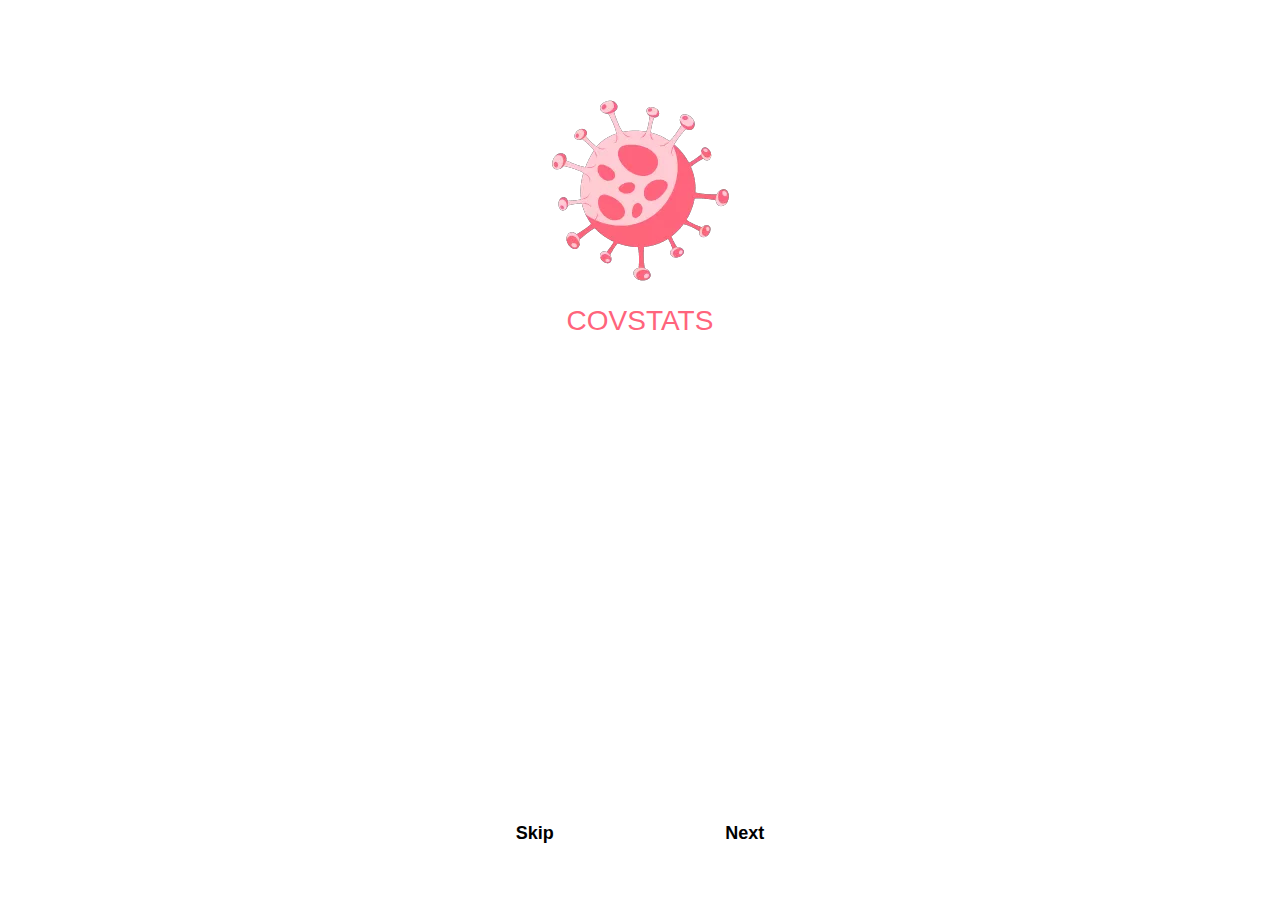
<file: index.html>
<!DOCTYPE html>
<html lang="en">
<head>
  <meta charset="UTF-8">
  <meta http-equiv="X-UA-Compatible" content="IE=Edge">
  <meta name="viewport" content="width=device-width, initial-scale=1">
  <link
    rel="stylesheet"
    href="https://use.fontawesome.com/releases/v5.6.3/css/all.css"
    integrity="sha384-UHRtZLI+pbxtHCWp1t77Bi1L4ZtiqrqD80Kn4Z8NTSRyMA2Fd33n5dQ8lWUE00s/"
    crossorigin="anonymous"
  />
  <title>Main Page#1</title>
<link rel="stylesheet" href="css/style.css">   
</head>
<body>
   <div class="main">
    <section id="index-content">
        <div class="content-img">
            <img src="assest/group0.png" alt="">
        </div>
        <div class="content-prag">
            <p class="title"> COVSTATS</p>
        </div>
    </section>
    <div class="footer-lists">
        <ul class="pagination">
          <li class="skip"><a href="html/home.html">Skip</a></li>
          <ul class= "dotlist ">
            <li  class="dotlistnum active"><a href="#"><i class="fas fa-circle fa-custamize " id='active'></i> </a></li>
            <li class="dotlistnum"><a href="html/mainpage2.html"> <i class="fas fa-circle fa-custamize"></i> </a></li>
            <li class="dotlistnum"><a href="html/mainpage3.html"><i class="fas fa-circle fa-custamize "></i></a></li>
            <li class="dotlistnum"><a href="html/mainpage4.html"><i class="fas fa-circle fa-custamize "></i></a></li>
           </ul>
          <li class="next"><a href="html/mainpage2.html">Next</a></li>
        </ul>
      </div>
  </div>
</body>
</html>
</file>
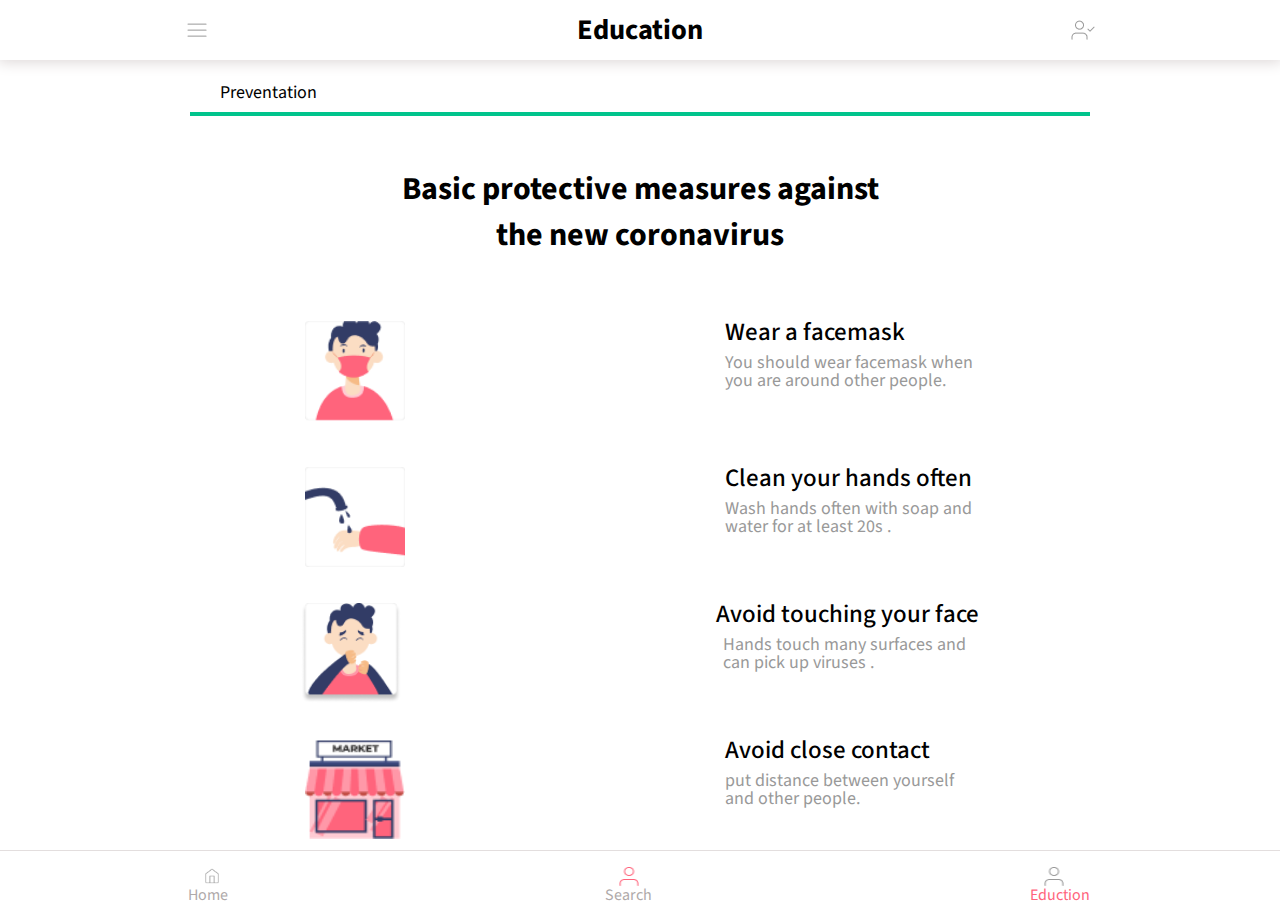
<file: html/education.html>
<!DOCTYPE html>
<html lang="en">
<head>
    <meta charset="UTF-8">
    <meta http-equiv="X-UA-Compatible" content="IE=edge">
    <meta name="viewport" content="width=device-width, initial-scale=1.0">
    <title>Education</title>
    <link href="../css/education.css" rel="stylesheet">

    <link rel="preconnect" href="https://fonts.gstatic.com">
    <link href="https://fonts.googleapis.com/css2?family=Source+Sans+Pro&display=swap" rel="stylesheet" />
</head>
<body>

    <header>
        <img src="../assest/menu.png" alt="menu" class="header-img" >
        <h2>Education</h2>
        <img src="../assest/user-check.png" alt="user" class="header-img">
    </header>

    <div class="div_prevention">

        <span class="preventation">Preventation</span>

    </div>

    <div class="measures">
        <h1>Basic protective measures 
            against the new coronavirus</h1>
    </div>

    <div class="protection">

        <img src="../assest/Frame 2.png" class="img_protection imge">
        <div class="protection_para">
            <p class="paragraph_1">Wear a facemask</p>
            <p class="paragraph_2"> You should wear facemask when
                you are around other people.</p>
        </div>

    </div>

    <div class="protection " id="pro">

        <img src="../assest/Frame 3.png" class="img_protection imge">
        <div class="protection_para">
            <p class="paragraph_1">Clean your hands often</p>
            <p class="paragraph_2"> Wash hands often with soap and water for at least 20s .  </p>
        </div>

    </div>

    <div class="protection " id="pro">

        <img src="../assest/Frame 5.png" class="img_protection imge">
        <div class="protection_para">
            <p class="paragraph_1">Avoid touching your face</p>
            <p class="paragraph_2">Hands touch many surfaces and can pick up viruses  .  </p>
        </div>

    </div>
 
    <div class="protection " id="pro">

        <img src="../assest/Group.png" class="img_protection imge">
        <div class="protection_para">
            <p class="paragraph_1">Avoid close contact</p>
            <p class="paragraph_2">put distance between yourself and other people.  </p>
        </div>

    </div>

    <footer class="footer-icons">
        <a class="footer-icon"  href="home.html"><img src="../assest/home.png" alt="home icon"><p class="footer-text">Home</p></a>
        <a class="footer-icon"  href="search.html"><img src="../assest/search.png" alt="map icon"><p class="footer-text">Search</p></a>
        <a class="footer-icon" id="active" href="education.html"><img src="../assest/Education.png" alt="search icon"><p class="footer-text">Eduction</p></a> 
       
    </footer>

    
</body>
</html>
</file>
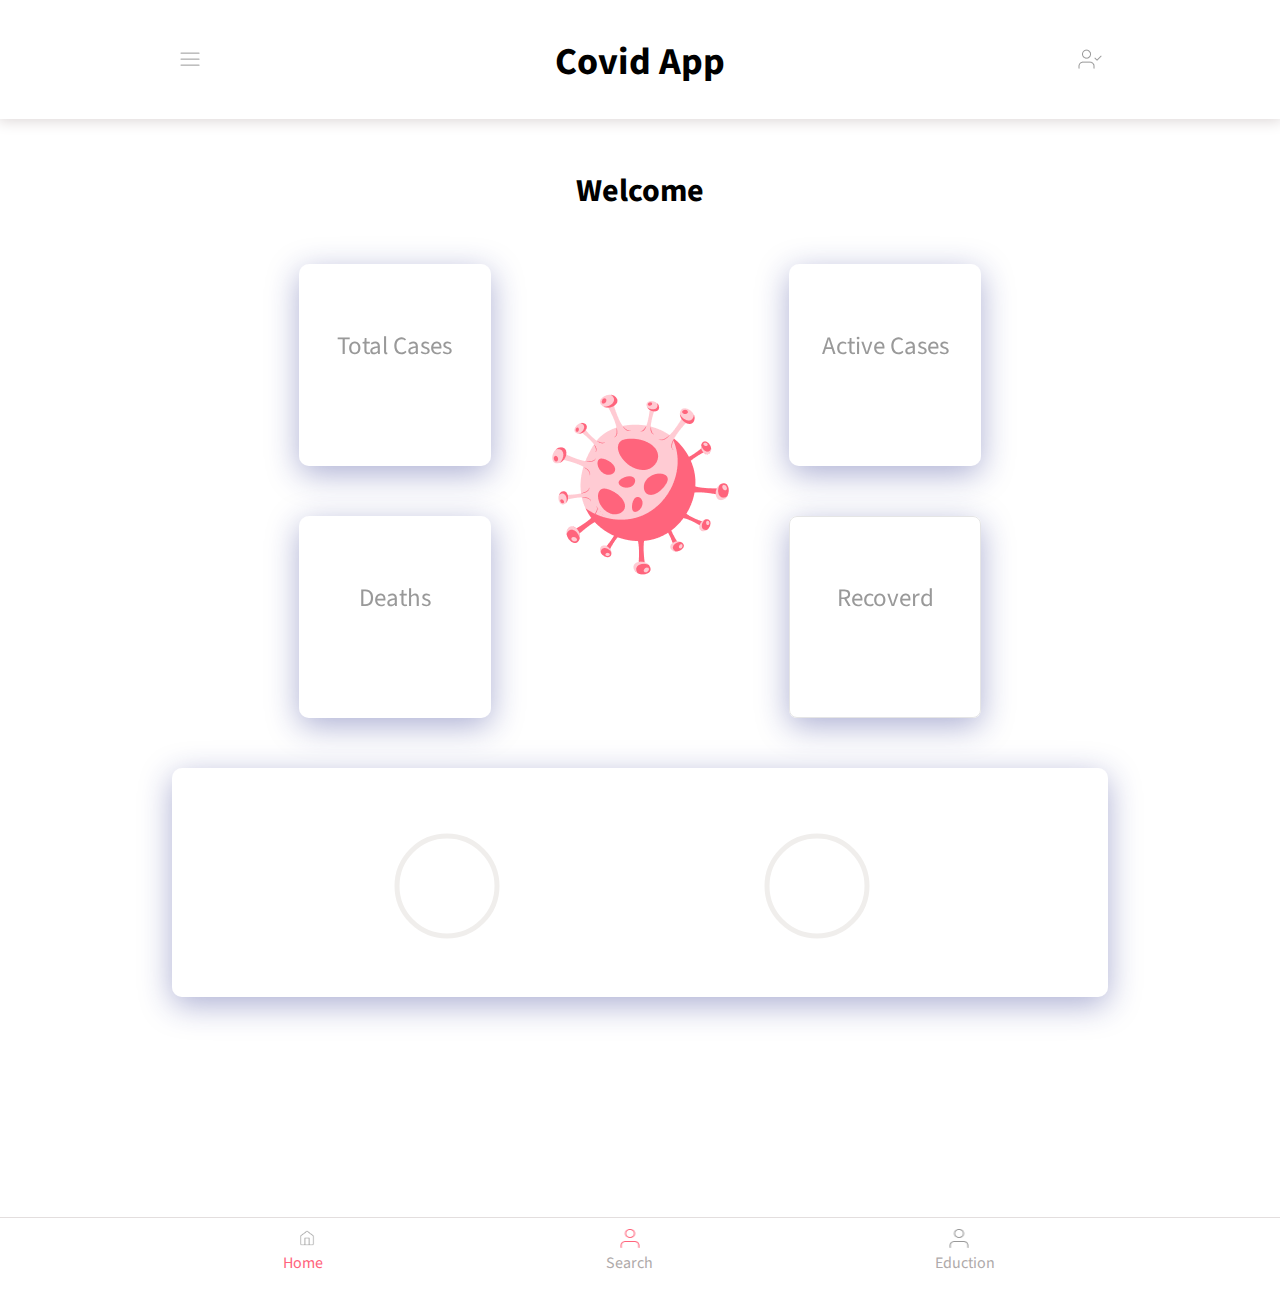
<file: html/home.html>
<!DOCTYPE html>
<html lang="en">
  <head>
    <meta charset="UTF-8" />
    <meta http-equiv="X-UA-Compatible" content="IE=edge" />
    <meta name="viewport" content="width=device-width, initial-scale=1.0" />
    <link rel="stylesheet" href="../css/home.css" />
    <link rel="preconnect" href="https://fonts.gstatic.com" />
    <link
      href="https://fonts.googleapis.com/css2?family=Source+Sans+Pro&display=swap"
      rel="stylesheet"
    />
    <title>Home</title>
  </head>
  <body>
    <header>
      <img src="../assest/menu.png" alt="menu" class="header-img" />
      <h1>Covid App</h1>
      <img src="../assest/user-check.png" alt="user" class="header-img" />
    </header>
    <section>
      <img id="flag" width="100px">
      <h1 id="welcome">Welcome</h1>
      <div id="stats-container">
        <div id="first-row">
          <div id="total-cases">
            <h3 class="cases">Total Cases</h3>
            <p id="total-cases-num"></p>
          </div>
          <div id="active-cases">
            <h3 class="cases">Active Cases</h3>
            <p id="active-cases-num"></p>
          </div>
        </div>
        <div id="second-row">
          <div id="deaths">
            <h3 class="cases">Deaths</h3>
            <p id="deaths-num"></p>
          </div>
          <div id="recoverd">
            <h3 class="cases">Recoverd</h3>
            <p id="recoverd-num"></p>
          </div>
        </div>
        <div id="third-row">
          <div id="left">
            <div class="circle">
              <svg>
                <circle cx="50" cy="50" r="50"></circle>
                <circle cx="50" cy="50" r="50" id="death-ratio"></circle>
              </svg>
              <div class="title">
                <p id="death-percentage"></p>
              </div>
            </div>
          </div>
          <div id="right">
            <div class="circle">
              <svg>
                <circle cx="50" cy="50" r="50"></circle>
                <circle cx="50" cy="50" r="50" id="recovery-ratio"></circle>
              </svg>
              <div class="title">
                <p id="recovery-percentage"></p>
              </div>
            </div>
          </div>
        </div>
      </div>
    </section>
   
    <footer class="footer-icons">
      <a class="footer-icon" id="active" href="home.html"
        ><img src="../assest/home.png" alt="home icon" />
        <p class="footer-text">Home</p></a
      >
      <a class="footer-icon" href="search.html"
        ><img src="../assest/search.png" alt="map icon" />
        <p class="footer-text">Search</p></a
      >
      <a class="footer-icon" href="education.html"
        ><img src="../assest/Education.png" alt="search icon" />
        <p class="footer-text">Eduction</p></a
      >
    </footer>
    <script src="../js/home.js"></script>
  </body>
</html>
</file>
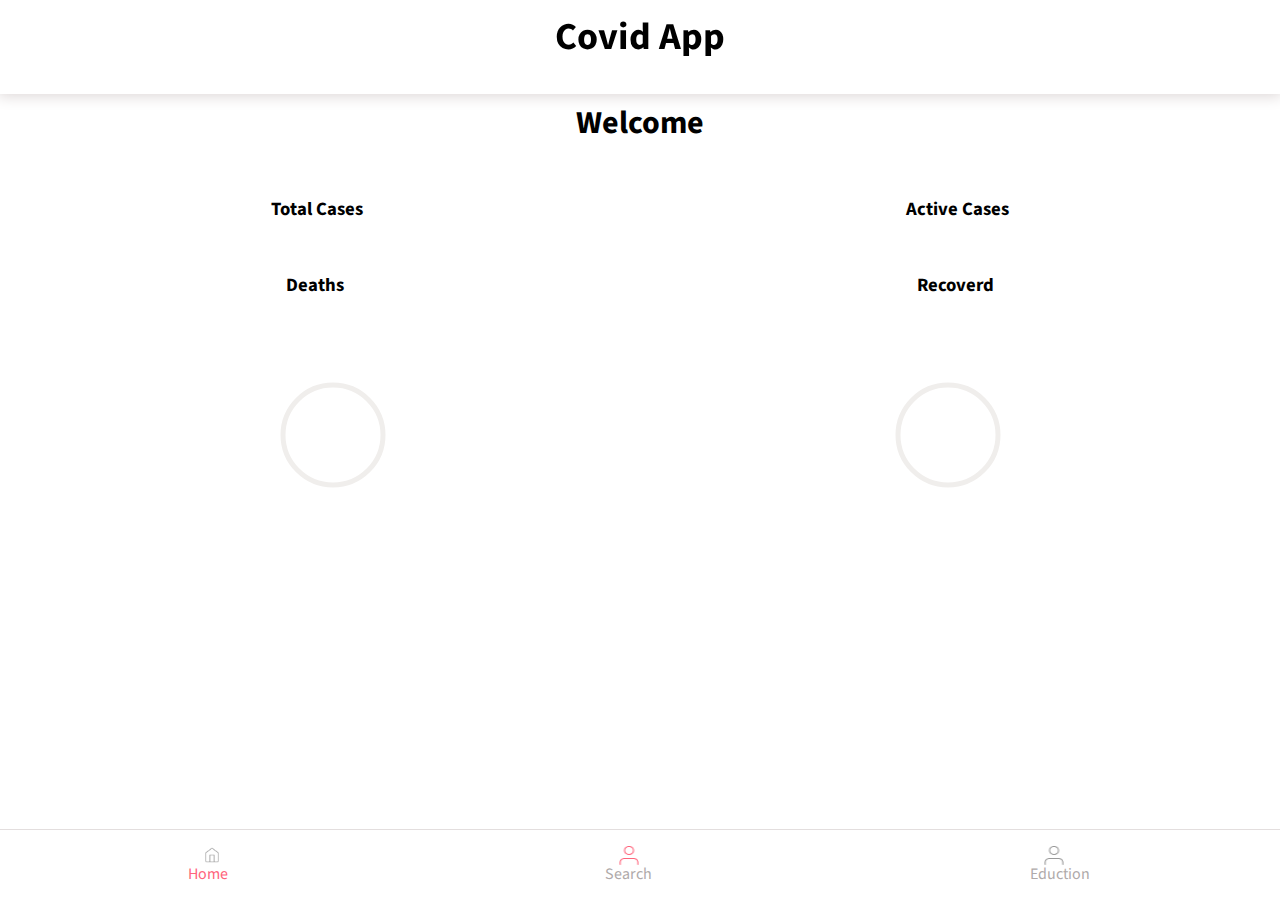
<file: html/main.html>
<!DOCTYPE html>
<html lang="en">
<head>
    <meta charset="UTF-8">
    <meta http-equiv="X-UA-Compatible" content="IE=edge">
    <meta name="viewport" content="width=device-width, initial-scale=1.0">
    <link rel="stylesheet" href="/css/main.css">
    <link rel="preconnect" href="https://fonts.gstatic.com">
<link href="https://fonts.googleapis.com/css2?family=Source+Sans+Pro&display=swap" rel="stylesheet">
    <title>Main</title>
</head>
<body>
    <header><h1>Covid App</h1></header>
    <section>
       <h1 id="welcome">Welcome</h1>
       <div id="stats-container">
           <div id="first-row">
               <div id="total-cases">
                   <h3>Total Cases</h3>
                   <p id="total-cases-num"></p>
               </div>
               <div id="active-cases">
                <h3>Active Cases</h3>
                <p id="active-cases-num"></p>
            </div>
           </div>
           <div id="second-row">
            <div id="deaths">
                <h3>Deaths</h3>
                <p id="deaths-num"></p>
            </div>
            <div id="recoverd">
             <h3>Recoverd</h3>
             <p id="recoverd-num"></p>
         </div>
        </div>
        <div id="third-row">
            <div id='left'>
            <div class="circle">
                <svg>
                    <circle cx="50" cy="50" r="50"></circle>
                    <circle cx="50" cy="50" r="50" id='death-ratio'></circle>
                </svg>
                <div class="title">
        <p id="death-percentage"></p>
                </div>
            </div>
            </div>
            <div id='right'>
            <div class="circle">
                <svg>
                    <circle cx="50" cy="50" r="50"></circle>
                    <circle cx="50" cy="50" r="50" id="recovery-ratio"></circle>
                </svg>
                <div class="title">
        <p id="recovery-percentage"></p>
                </div>
            </div>
        
        </div>
        </div>


       </div>
    </section>
    <footer class="footer-icons">
        <a class="footer-icon" id="active" href="main.html"><img src="/assest/home.png" alt="home icon"><p class="footer-text">Home</p></a>
        <a class="footer-icon"  href="search.html"><img src="/assest/search.png" alt="map icon"><p class="footer-text">Search</p></a>
        <a class="footer-icon" href="#"><img src="/assest/Education.png" alt="search icon"><p class="footer-text">Eduction</p></a> 
       
    </footer>
    <script src="../js/main.js"></script>
</body>

</html>
</file>
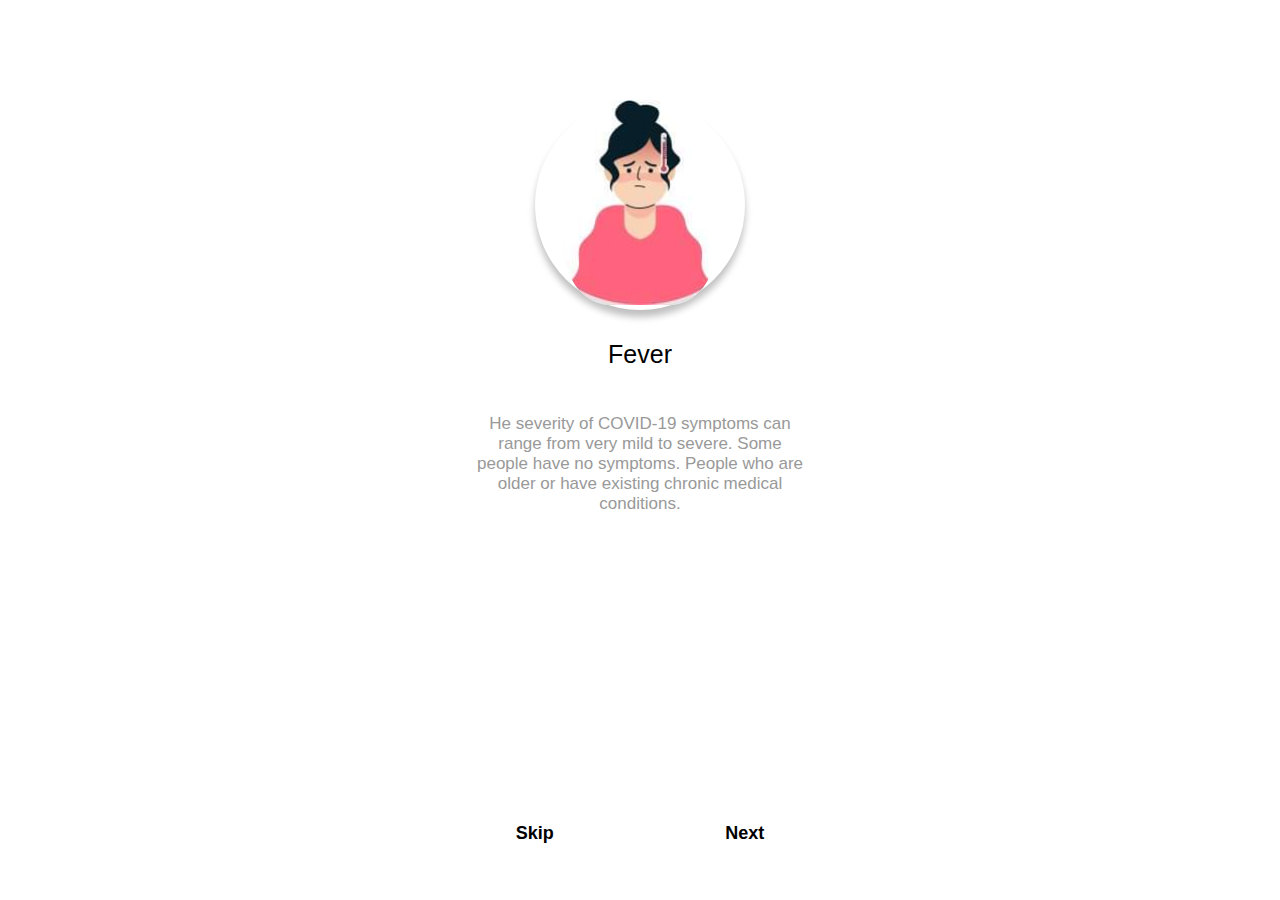
<file: html/mainpage2.html>
<!DOCTYPE html>
<html lang="en">
<head>
  <meta charset="UTF-8">
  <meta http-equiv="X-UA-Compatible" content="IE=Edge">
  <meta name="viewport" content="width=device-width, initial-scale=1">
  <link
    rel="stylesheet"
    href="https://use.fontawesome.com/releases/v5.6.3/css/all.css"
    integrity="sha384-UHRtZLI+pbxtHCWp1t77Bi1L4ZtiqrqD80Kn4Z8NTSRyMA2Fd33n5dQ8lWUE00s/"
    crossorigin="anonymous"
  />
  <title>Main Page#2</title>
<link rel="stylesheet" href="../css/style.css">   
</head>
<body>
   <div class="main">
    <section id="index-content">
        <div class="content-img2 img2">
            <img src="../assest/group1.png" alt="">
        </div>
        <div class="content-prag2">
            <p class="title2"> Fever</p>
            <p class="sum2">He severity of COVID-19 symptoms can range from very mild to severe. Some people have no symptoms. People who are older or have existing chronic medical conditions.</p>
        </div>
    </section>
    <div class="footer-lists">
        <ul class="pagination">
          <li class="skip"><a href="home.html ">Skip</a></li>
          <ul class= "dotlist ">
            <li class="dotlistnum "><a href="../index.html"><i class="fas fa-circle fa-custamize "></i> </a></li>
            <li class="dotlistnum active"><a href="mainpage2.html"> <i class="fas fa-circle fa-custamize" id='active'></i> </a></li>
            <li class="dotlistnum"><a href="mainpage3.html"><i class="fas fa-circle fa-custamize "></i></a></li>
            <li class="dotlistnum"><a href="mainpage4.html"><i class="fas fa-circle fa-custamize "></i></a></li>
           </ul>
          <li class="next"><a href="mainpage3.html">Next</a></li>
        </ul>
      </div>
  </div>
</body>
</html>
</file>
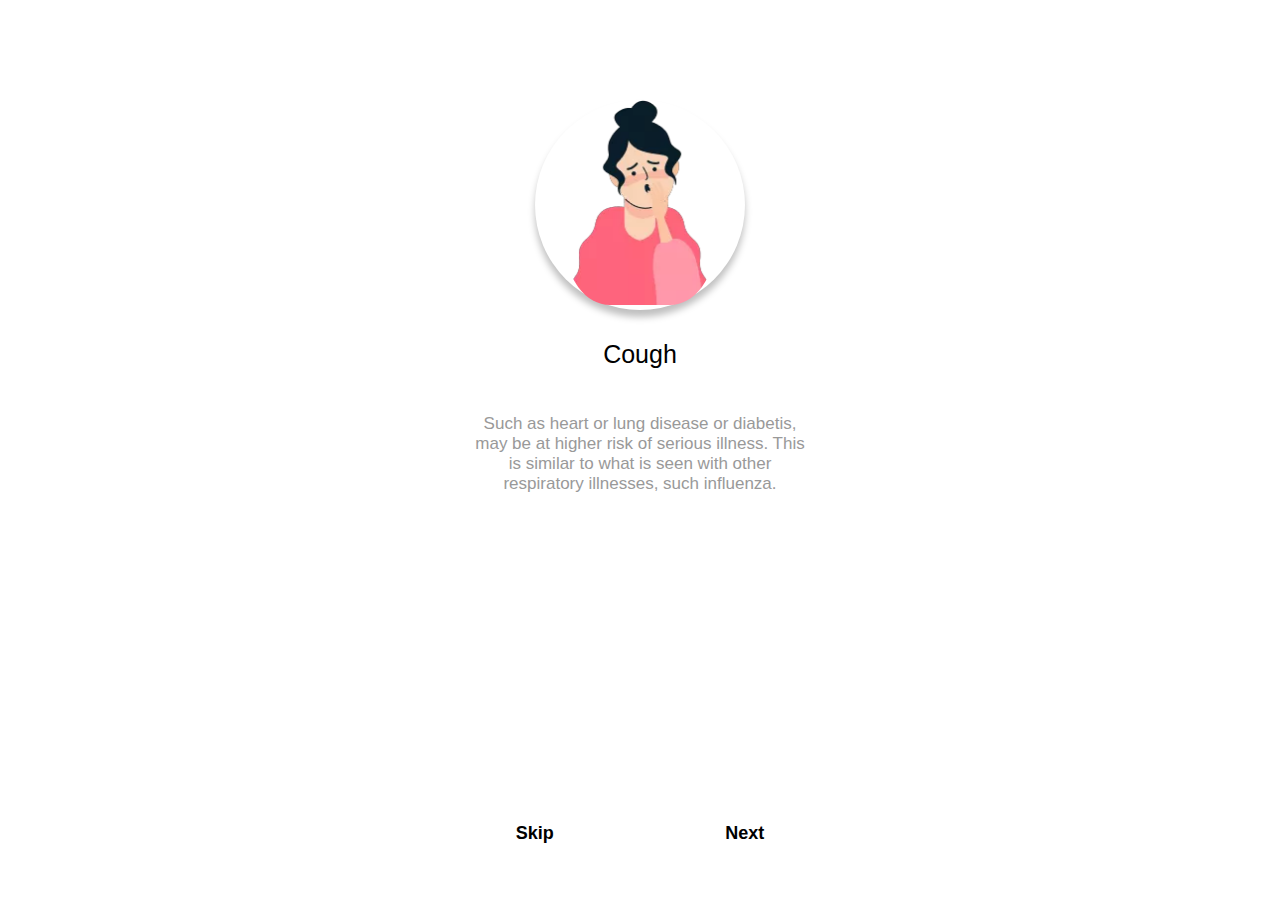
<file: html/mainpage3.html>
<!DOCTYPE html>
<html lang="en">
<head>
  <meta charset="UTF-8">
  <meta http-equiv="X-UA-Compatible" content="IE=Edge">
  <meta name="viewport" content="width=device-width, initial-scale=1">
  <link
    rel="stylesheet"
    href="https://use.fontawesome.com/releases/v5.6.3/css/all.css"
    integrity="sha384-UHRtZLI+pbxtHCWp1t77Bi1L4ZtiqrqD80Kn4Z8NTSRyMA2Fd33n5dQ8lWUE00s/"
    crossorigin="anonymous"
  />
  <title>Main Page#3</title>
<link rel="stylesheet" href="../css/style.css">   
</head>
<body>
   <div class="main">
    <section id="index-content">
        <div class="content-img2 img2">
            <img src="../assest/group2.png" alt="">
        </div>
        <div class="content-prag2">
             <p class="title2"> Cough</p>
            <p class="sum2">Such as heart or lung disease or diabetis, may be at higher risk of serious illness. This is similar to what is seen with other respiratory illnesses, such influenza.</p> 
        </div>
    </section>
    <div class="footer-lists">
        <ul class="pagination">
          <li class="skip"><a href="home.html ">Skip</a></li>
          <ul class= "dotlist ">
            <li class="dotlistnum "><a href="../index.html"><i class="fas fa-circle fa-custamize "></i> </a></li>
            <li class="dotlistnum active"><a href="mainpage2.html"> <i class="fas fa-circle fa-custamize"></i> </a></li>
            <li class="dotlistnum"><a href="mainpage3.html"><i class="fas fa-circle fa-custamize " id='active'></i></a></li>
            <li class="dotlistnum"><a href="mainpage4.html"><i class="fas fa-circle fa-custamize "></i></a></li>
           </ul>
          <li class="next"><a href="mainpage4.html">Next</a></li>
        </ul>
      </div>
  </div>
</body>
</html>
</file>
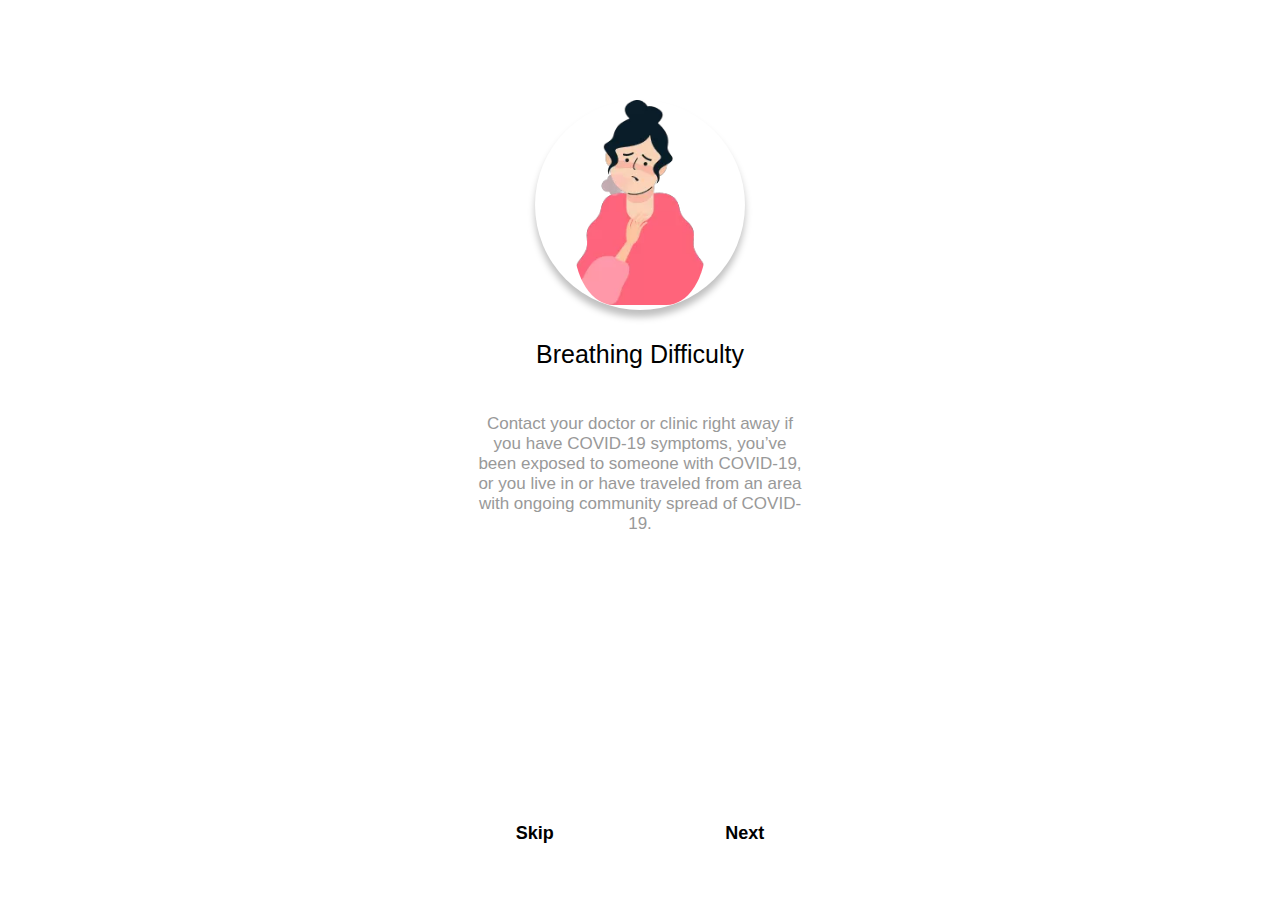
<file: html/mainpage4.html>
<!DOCTYPE html>
<html lang="en">
<head>
  <meta charset="UTF-8">
  <meta http-equiv="X-UA-Compatible" content="IE=Edge">
  <meta name="viewport" content="width=device-width, initial-scale=1">
  <link
    rel="stylesheet"
    href="https://use.fontawesome.com/releases/v5.6.3/css/all.css"
    integrity="sha384-UHRtZLI+pbxtHCWp1t77Bi1L4ZtiqrqD80Kn4Z8NTSRyMA2Fd33n5dQ8lWUE00s/"
    crossorigin="anonymous"
  />
  <title>Main Page#4</title>
<link rel="stylesheet" href="../css/style.css">   
</head>
<body>
   <div class="main">
    <section id="index-content">
        <div class="content-img2 img2">
            <img src="../assest/group3.png" alt="">
        </div>
        <div class="content-prag2">
            <p class="title2 title4"> Breathing Difficulty</p>
            <p class="sum2">Contact your doctor or clinic right away if you have COVID-19 symptoms, you’ve been exposed to someone with COVID-19, or you live in or have traveled from an area with ongoing community spread of COVID-19.</p>
        </div>
    </section>
    <div class="footer-lists">
        <ul class="pagination">
          <li class="skip"><a href="home.html">Skip</a></li>
          <ul class= "dotlist ">
            <li class="dotlistnum "><a href="../index.html"><i class="fas fa-circle fa-custamize "></i> </a></li>
            <li class="dotlistnum active"><a href="mainpage2.html"> <i class="fas fa-circle fa-custamize"></i> </a></li>
            <li class="dotlistnum"><a href="mainpage3.html"><i class="fas fa-circle fa-custamize "></i></a></li>
            <li class="dotlistnum"><a href="mainpage4.html"><i class="fas fa-circle fa-custamize " id='active'></i></a></li>
           </ul>
          <li class="next"><a href="home.html">Next</a></li>
        </ul>
      </div>
  </div>
</body>
</html>
</file>
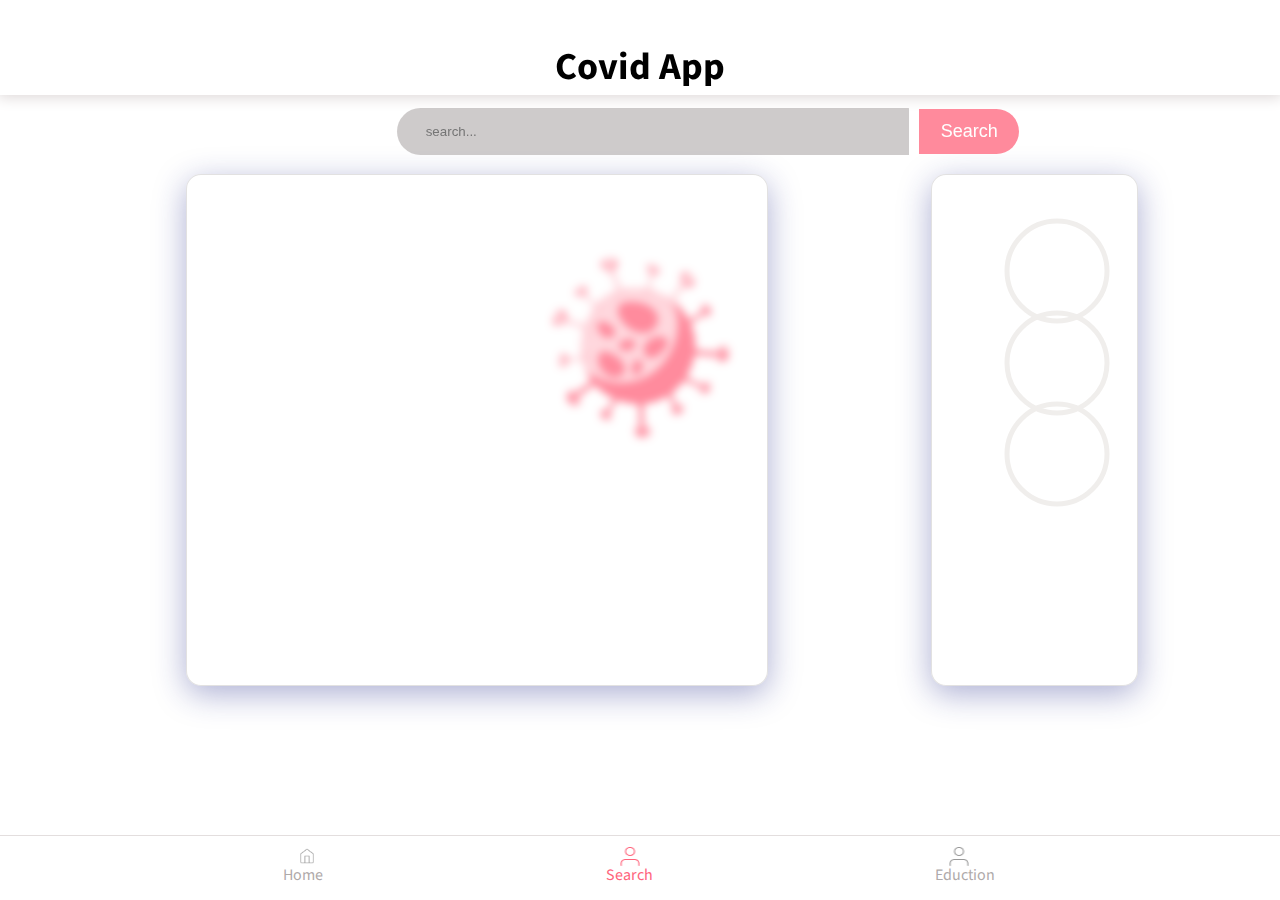
<file: html/search.html>
<!DOCTYPE html>
<html lang="en">
  <head>
    <meta charset="UTF-8" />
    <meta http-equiv="X-UA-Compatible" content="IE=edge" />
    <meta name="viewport" content="width=device-width, initial-scale=1.0" />
    <link rel="stylesheet" href="../css/search.css" />
    <link rel="preconnect" href="https://fonts.gstatic.com" />
    <link
      href="https://fonts.googleapis.com/css2?family=Source+Sans+Pro&display=swap"
      rel="stylesheet"
    />
    <title>Search</title>
  </head>

  <body>
    <header>
      <h1>Covid App</h1>
    </header>

    <section class="Search-section">
      <input
        list="countries"
        id="selectedCountry"
        placeholder="     search..."
      />
      <datalist id="countries"></datalist>
      <button id="search-button">Search</button>
    </section>

    <section class="searched-country-section">
      <div class="covid-records">
        <h2 class="country-name"></h2>
        <span class="total-cases"> <span id="total-cases"> </span></span>
        <span class="active-cases"><span id="active-cases"></span></span>
        <p class="infected" id="infected"><span class="infectedtext"></span></p>
        <span class="death-cases"><span id="death-cases"></span> </span>
        <p class="death" id="death"><span class="deathtext"></span></p>
      </div>
      <div id="third-row">
        <div id='top1'>
            <h4 id='top1-header'></h4>
  
        <div class="circle">
            <svg>
                <circle cx="50" cy="50" r="50"></circle>
                <circle cx="50" cy="50" r="50" id='top1-ratio'></circle>
            </svg>
            <div class="title">
    <p id="top1-percentage"></p>
            </div>
        </div>
        </div>
        <div id='top2'>
            <h4 id='top2-header'></h4>
  
        <div class="circle">
            <svg>
                <circle cx="50" cy="50" r="50"></circle>
                <circle cx="50" cy="50" r="50" id="top2-ratio"></circle>
            </svg>
            <div class="title">
    <p id="top2-percentage"></p>
            </div>
        </div>
    
    </div>
    <div id='top3'>
        <h4 id='top3-header'></h4>
        <div class="circle">
            <svg>
                <circle cx="50" cy="50" r="50"></circle>
                <circle cx="50" cy="50" r="50" id='top3-ratio'></circle>
            </svg>
            <div class="title">
    <p id="top3-percentage"></p>
            </div>
        </div>
        </div>
    </div>
    </section>
    
    <footer class="footer-icons">
      <a class="footer-icon" href="home.html"
        ><img src="../assest/home.png" alt="home icon" />
        <p class="footer-text">Home</p>
      </a>
      <a class="footer-icon" id="active" href="search.html"
        ><img src="../assest/search.png" alt="map icon" />
        <p class="footer-text">Search</p>
      </a>
      <a class="footer-icon" href="education.html"
        ><img src="../assest/Education.png" alt="search icon" />
        <p class="footer-text">Eduction</p>
      </a>
    </footer>

    <script src="../js/search.js"></script>
  </body>
</html>
</file>
<file: css/style.css>
* {
  box-sizing: border-box;
  margin: 0 auto;
  padding: 0;
  text-align: center;
}
body {
  background-color: #fff;
  font-family: 'Source Sans Pro', sans-serif;}
.main {
  width: 350px;
}
#index-content {
  margin-top: 100px;
}
#index-content .content-prag .title {
  margin-top: 20px;
  font-size: 28px;
  color: #ff647c;
}
#active {
  color: #ff647c;
}
.footer-lists {
  width: 350px;
  position: fixed;
  bottom: 20px;
  left: 0;
  right: 0;
}
ul {
  display: flex;
  background-color: #fff;
  padding: 10px 20px;
  border-radius: 50px;
}
ul li {
  font-size: 18px;
  list-style: none;
  line-height: 50px;
}
ul li .dotlistnum {
  width: 50px;
  height: 50px;
  line-height: 50px;
  text-align: center;
}
.footer-lists ul .dotlist {
  margin-top: -13px;
}
i {
  color: gray;
}
.fa-custamize {
  font-size: 3px;
  padding: 1px;
}
ul li a {
  display: block;
  text-decoration: none;
  color: black;
  font-weight: 600;
  border-radius: 50%;
}
ul li .dotlistnum:hover a,
ul li .dotlistnum .active a {
  background: #333;
  color: #fff;
}
.content-prag2 {
  padding: 10px;
}
#index-content .content-prag2 .title2 {
  margin-top: 20px;
  font-size: 25px;
  color: black;
  font-weight: 500;
}
.content-prag2 .title2 .title4 {
  font-size: 20px;
}
.content-prag2 .sum2 {
  font-size: 17px;
  margin-top: 45px;

  color: #999999;
}
image {
  width: 150px;
  height: 150px;
}
.content-img2 {
  background-color: white;
  box-shadow: 0px 7px 7px rgba(0, 0, 0, 0.25);
  border-radius: 50%;
  width: 210px;
  height: 210px;
}
.content-img2 img {
  height: 205px;
  border-radius: 30%;
}
</file>
<file: css/education.css>
*{
    padding: 0;
    margin: 0 auto;
    box-sizing: border-box;
    font-family:'Source Sans Pro', sans-serif; 
}

header{
    display: flex;
    justify-content: space-around;
    align-items: center;
    background-color: white;
    padding: 10px 0;
    font-size: 19px;
    font-weight: bold;
    text-align: center;
    box-shadow: 0px 0px 14px 2px #dcd6d6;
    width: 100%;
    z-index: 98;
    
}
.div_prevention{
    margin-top: 20px;
    width: 84%;
    height: 36px;
    border-bottom:4px solid #00C48C ;
}
.preventation{
    padding-left: 19px;
}
.measures{
    margin-top: 50px;
    width: 84%;
    height:105px ;
}
h1{
    text-align: left;
}
.protection{
    width: 84%;
    height: 86px;
    display: flex;
    justify-content: space-around;
    margin-top: 50px;
}
.img_protection{
    width: 95px;
    height: 95px;
}
.paragraph_1{
    font-size: 20px;
    line-height: 22px;
    font-weight: 500;
}
.paragraph_2{
    margin-top: 3px;
    font-weight: 400;
    line-height: 18px;
    font-size: 15px;
    color: #999999;
}
#pro{

    padding-top:10px ;
    border-top: 0.1px solid #dcd6d6ce;
}
.imge{
    margin-right: 15px;
}
/* footer style */
.footer-icon img {
    display: flex;
    width: 20px;
    height: 20px;
    margin-left: 12px;
  }
  #active {
    color: #ff647c;
  }
  .footer-text {
    font-size: 16px;
    margin-top: -2px;
    margin-left: -2px;
  }
  .footer-icon {
    text-decoration: none;
    color: #afaaaa;
    display: flex;
    flex-direction: column;
  }
  footer {
      margin-top: 35px;
    display: flex;
    justify-content: space-evenly;
    background-color: white;
    color: #dcd6d6;
    border-top: 1px solid #dcd6d6ce;
    padding: 15px 0;
    width: 100%;
  }

  @media screen and (min-width: 768px){
      .measures{
          text-align: center;
          width: 500px;
      }
      .measures h1{
          text-align: center;
      }
      .preventation{
          font-size: 18px;
      }
      .protection{
          width: 100%;

      }
      #pro{
          border-top:none ;
      }
     .paragraph_2{
         width: 250px;
         font-size: 18px;
         padding-top: 8px;
     }
     .paragraph_1{
        font-size: 25px;
     }
     .div_prevention{
         width: 900px;
     }
     .preventation{
         padding-left: 30px;
     }
     .img_protection{

        width: 100px;
        height: 100px;
     }


  }
</file>
<file: css/home.css>
body {
  font-family: "Source Sans Pro", sans-serif;
  margin: 0 auto;
  padding: 0;
  text-align: center;
  background-image: url(../assest/Frame.png);
  background-repeat: no-repeat;
  background-position: 50% 35%;
  width: auto;
}
header {
  overflow-x: hidden;
  background-color: white;
  display: flex;
  justify-content: space-around;
  align-items: center;
  padding: 10px 0;
  font-size: 19px;
  font-weight: bold;
  text-align: center;
  box-shadow: 0px 0px 14px 2px #dcd6d6;
  width: 100%;

  z-index: 98;
}
/* footer style */
.footer-icon img {
  display: flex;
  width: 20px;
  height: 20px;
  margin-left: 12px;
}

.footer-text {
  font-size: 16px;
  margin-top: -2px;
  margin-left: -2px;
}
.footer-icon {
  text-decoration: none;
  color: #afaaaa;
  display: flex;
  flex-direction: column;
}
footer {
  margin-top: 220px;
  display: flex;
  justify-content: space-evenly;
  background-color: white;
  color: #dcd6d6;
  border-top: 1px solid #dcd6d6ce;
  padding: 10px 0;
  width: 100%;
}

/* New styling under this line ======================================================================= */
section {
  width: 100%;
}
#welcome {
  margin-top: 23px;
}
#first-row {
  display: flex;
  justify-content: space-evenly;
  margin: 50px auto;
}
#second-row {
  display: flex;
  justify-content: space-evenly;
  margin: 50px auto;
}
#third-row {
  display: flex;
  justify-content: space-evenly;
  align-items: flex-start;
  margin: 50px auto;
  padding-top: 62px;
  padding-left: 34px;
  width: 320px;
  height: 165px;
  border: 1px solid #e5e5e5;
  border-radius: 8px;
  background: rgba(255, 255, 255, 0.25);
  box-shadow: 0 8px 32px 0 rgba(31, 38, 135, 0.37);
  backdrop-filter: blur(4px);
  -webkit-backdrop-filter: blur(4px);
  border-radius: 10px;
  border: 1px solid rgba(255, 255, 255, 0.18);
}
#total-cases,
#recoverd,
#active-cases,
#deaths {
  border: 1px solid #e5e5e5;
  width: 150px;
  height: 160px;
  background: rgba(255, 255, 255, 0.25);
  box-shadow: 0 8px 32px 0 rgba(31, 38, 135, 0.37);
  backdrop-filter: blur(4px);
  -webkit-backdrop-filter: blur(4px);
  border-radius: 10px;
  border: 1px solid rgba(255, 255, 255, 0.18);
}
.cases {
  padding-top: 25px;
  font-size: 23px;
  font-weight: 400;
  line-height: 22px;
  color: #999999;
}
#total-cases-num,
#active-cases-num,
#deaths-num,
#recoverd-num {
  font-weight: 600;
  font-size: 28px;
  line-height: 34px;
  margin-top: 20px;
}

#active-cases-num {
  color: #ff98a8;
}

#deaths-num {
  color: #ec566d;
}

#recoverd {
  border: 1px solid #e5e5e5;
  width: 150px;
  height: 160px;
  border-radius: 8px;
}
#recoverd-num {
  color: #00c48c;
}
h1 {
  margin-bottom: 20px;
}

#left .circle {
  position: relative;
  width: 210px;
  height: 210px;
  justify-content: center;
  justify-items: center;
}
#left .circle svg {
  position: relative;
  width: 210px;
  height: 210px;
}
#left .circle svg circle {
  width: 210px;
  height: 210px;
  fill: none;
  stroke-width: 5;
  stroke: #e43851;
  transform: translate(30px, 5px);
  stroke-dasharray: 314;
  stroke-dashoffset: 314;
}
#left .circle svg circle:nth-child(1) {
  stroke-dashoffset: 0;
  stroke: #f0eeec;
}

#left .circle .title {
  position: absolute;
  top: -50px;
  left: -20px;
  width: 100%;
  height: 100%;
  display: flex;
  justify-content: center;
  align-items: center;
  text-align: center;
}

.title p {
  color: #1c0f13;
}
#stats-container {
  height: 1%;
}

#right .circle {
  position: relative;
  width: 210px;
  height: 210px;
  justify-content: center;
  justify-items: center;
}
#right .circle svg {
  position: relative;
  width: 210px;
  height: 210px;
}
#right .circle svg circle {
  width: 210px;
  height: 210px;
  fill: none;
  stroke-width: 5;
  stroke: #88ddc5;
  transform: translate(30px, 5px);
  stroke-dasharray: 314;
  stroke-dashoffset: 314;
}
#right .circle svg circle:nth-child(1) {
  stroke-dashoffset: 0;
  stroke: #f0eeec;
}

#right .circle .title {
  position: absolute;
  top: -50px;
  left: -20px;
  width: 100%;
  height: 100%;
  display: flex;
  justify-content: center;
  align-items: center;
  text-align: center;
}
p {
  font-weight: 400;
  font-size: 28px;
  line-height: 34px;
}
#active {
  color: #ff647c;
}

@media screen and (min-width: 768px) {
  #third-row {
    width: 900px;
  }
  #total-cases {
    width: 190px;
    height: 200px;
  }
  .cases {
    padding-top: 45px;
    font-size: 25px;
    font-weight: 400;
  }
  #active-cases,
  #deaths,
  #recoverd {
    width: 190px;
    height: 200px;
  }
}

#flag{
  margin-top: 20px;
}
</file>
<file: css/main.css>
* {
    font-family: "Source Sans Pro", sans-serif;
    margin: 0 auto;
    padding: 0;
    text-align: center;
box-sizing:content-box;

  }
  header {
    background-color: white;
    position: fixed;
    left: 0;
    right:0;
    top: 0;
    padding: 10px 0;
    font-size: 19px;
    font-weight: bold;
    text-align: center;
    box-shadow: 0px 0px 14px 2px #dcd6d6;
    width: 100%;

    z-index: 98;
  }
  /* footer style */
  .footer-icon img {
    display: flex;
    width: 20px;
    height: 20px;
    margin-left: 12px;
  }
  #active {
    color: #ff647c;
  }
  .footer-text {
    font-size: 16px;
    margin-top: -2px;
    margin-left: -2px;
  }
  .footer-icon {
    text-decoration: none;
    color: #afaaaa;
    display: flex;
    flex-direction: column;
  }
  footer {
    display: flex;
    justify-content: space-evenly;
    background-color: white;
    position: fixed;
    color: #dcd6d6;
    border-top: 1px solid #dcd6d6ce;
    bottom: 0;
    left: 0;
    right:0;
    padding: 15px 0;
    width: 100%;
  }
  

    /* New styling under this line ======================================================================= */
    section{
      position:absolute;
      top:100px;
      width:100%
    }
    #first-row{
      display: flex;
      justify-content: space-between;
      margin: 50px auto;
  
   }
   #second-row{
    display: flex;
    justify-content: space-between;
    margin: 50px auto;


 }
 #third-row{
  display: flex;
  justify-content: space-evenly;
  align-items:flex-start;
  margin: 50px auto;
  position: fixed;
top: 330px ;
  left:50px;
  right: 0px;
/* border: solid black 5px; */

}


    h1{
      margin-bottom: 20px;
    }

    #left .circle {
      position: relative;
      width: 210px;
      height: 210px;
      justify-content: center;
      justify-items: center;
    }
    #left .circle svg {
      position: relative;
      width: 210px;
      height: 210px;
    }
    #left .circle svg circle {
      width: 210px;
      height: 210px;
      fill: none;
      stroke-width: 5;
      stroke: black;
      transform: translate(30px, 5px);
      stroke-dasharray: 314;
      stroke-dashoffset: 314;
    }
    #left .circle svg circle:nth-child(1) {
      stroke-dashoffset:0;
      stroke: #f0eeec;
    }
    
    
    #left .circle .title {
      position: absolute;
      top: -50px;
      left: -20px;
      width: 100%;
      height: 100%;
      display: flex;
      justify-content: center;
      align-items: center;
      text-align: center;
    }
    
    .title p {
      color: #1c0f13;
    }
    #stats-container {
height: 1%;
    }
  
    
    #right .circle {
      position: relative;
      width: 210px;
      height: 210px;
      justify-content: center;
      justify-items: center;
    }
    #right .circle svg {
      position: relative;
      width: 210px;
      height: 210px;
    }
    #right .circle svg circle {
      width: 210px;
      height: 210px;
      fill: none;
      stroke-width: 5;
      stroke: black;
      transform: translate(30px, 5px);
      stroke-dasharray: 314;
      stroke-dashoffset: 314;
    }
    #right .circle svg circle:nth-child(1) {
      stroke-dashoffset:0;
      stroke: #f0eeec;
    }
    
    
    #right .circle .title {
      position: absolute;
      top: -50px;
      left: -20px;
      width: 100%;
      height: 100%;
      display: flex;
      justify-content: center;
      align-items: center;
      text-align: center;
    }
</file>
<file: css/search.css>
body {
  font-family: "Source Sans Pro", sans-serif;
  background-image: url("../assest/Frame.png");
  background-repeat: no-repeat;
  background-position: center;
  width: auto;
  display: flex;
  flex-direction: column;
}

header {
  display: flex;
  justify-content: space-evenly;
  background-color: white;
  position: fixed;
  left: 0;
  right: 0;
  top: 0;
  padding-top: 15px;
  font-size: 19px;
  font-weight: bold;
  text-align: center;
  height: 80px;
  box-shadow: 0px 0px 14px 2px #dcd6d6;
  width: 100%;
  z-index: 98;
}
/* search */
.Search-section {
  display: flex;
  flex-wrap: wrap;
  justify-items: center;
  margin-left: 30%;
  margin-top: 90px;
  z-index: 100;
  width: 90%;
}
#selectedCountry {
  border: none;
  outline: none;
  background-color: #afaaaa9c;
  width: 500px;
  height: 45px;
  border-radius: 40px 1px 0px 40px;
  margin: 10px;
  padding-left: 10px;
}
#search-button {
  background-color: #ff647bc0;
  color: white;
  font-size: 18px;
  border: none;
  outline: none;
  width: 100px;
  height: 45px;
  border-radius: 0px 40px 40px 0px;
  margin-top: 11px;
}
#searchdate {
  border: none;
  outline: none;
  background-color: #afaaaa9c;
  width: 210px;
  height: 40px;
  border-radius: 23px;
  padding: 10px;
  margin-top: 12px;
}

/* searched countr */
.searched-country-section {
  display: flex;
  flex-wrap: wrap;
  margin-top: -365px;
  margin-left: 14px;
  justify-content: space-evenly;
}
.covid-records,
#third-row {
  display: flex;
  flex-direction: column;
  justify-content: top;
  background: rgba(255, 255, 255, 0.25);
  box-shadow: 0 8px 32px 0 rgba(31, 38, 135, 0.37);
  backdrop-filter: blur(4px);
  -webkit-backdrop-filter: blur(4px);
  border-radius: 10px;
  border: 1px solid rgba(255, 255, 255, 0.18);
  width: 40%;
  height: 430px;
  margin-top: 374px;
  border-radius: 15px;
  border: 1px solid #afaaaa5b;
  padding: 40px;
  margin-left: 30px;
}
#third-row {
  width: 10%;
}
.total-cases,
.active-cases,
.death-cases {
  margin: 30px;
  font-size: 25px;
  font-weight: bold;
}
.death-cases {
  margin-top: 14px;
}
#infected,
#death {
  color: #afaaaa;
  margin: 30px;
  margin-top: -30px;
  font-size: 15px;
}

/* footer style */
.footer-icon img {
  display: flex;
  width: 20px;
  height: 20px;
  margin-left: 12px;
}
#active {
  color: #ff647c;
}

.footer-icon:active {
  color: #ff647c;
}
.footer-text {
  font-size: 16px;
  margin-top: -2px;
  margin-left: -2px;
}
.footer-icon {
  text-decoration: none;
  color: #afaaaa;
  display: flex;
  flex-direction: column;
}
footer {
  display: flex;
  justify-content: space-evenly;
  background-color: white;
  position: fixed;
  color: #dcd6d6;
  border-top: 1px solid #dcd6d6ce;
  bottom: 0;
  left: 0;
  padding-top: 10px;
  width: 100%;
  height: 54px;
  z-index: 98;
}
h1 {
  margin-bottom: 20px;
}


#top1 .circle svg {
  position: relative;
  width: 210px;
  height: 210px;
}
#top1 .circle svg circle {
  width: 210px;
  height: 210px;
  fill: none;
  stroke-width: 5;
  stroke: black;
  transform: translate(5px, 5px);
  stroke-dasharray: 314;
  stroke-dashoffset: 314;
}
#top1 .circle svg circle:nth-child(1) {
  stroke-dashoffset: 0;
  stroke: #f0eeec;
}

#top1 .circle .title,#top2 .circle .title,#top3 .circle .title {
  position: absolute;
  left: -45px;
  width: 100%;
  height: 100%;
  display: flex;
  justify-content: center;
  align-items: center;
  text-align: center;
}

.title p {
  color: #1c0f13;
}
#stats-container {
  height: 1%;
}

#top2 .circle,#top1 .circle,#top3 .circle {
  position: relative;
  width: 210px;
  height: 50px;
 margin-top: -50px;
 padding: 30px;
 padding-bottom: 40px;

}
#top2 .circle svg {
  position: relative;
  width: 210px;
  height: 210px;
  
}
#top2 .circle svg circle {
  width: 210px;
  height: 210px;
  fill: none;
  stroke-width: 5;
  stroke: black;
  transform: translate(5px, 5px);
  stroke-dasharray: 314;
  stroke-dashoffset: 314;
}
#top2 .circle svg circle:nth-child(1) {
  stroke-dashoffset: 0;
  stroke: #f0eeec;
}

#top2 .circle .title {
  position: absolute;
  top: -45px;
  left: -45px;
  width: 100%;
  height: 100%;
  display: flex;
  justify-content: center;
  align-items: center;
  text-align: center;
}
p {
  font-size: 20px;
}
#top1 .circle .title{
  margin-left: -5px;
margin-top: -220px;
}
#top2 .circle .title,#top3 .circle .title{
  margin-left: -5px;
margin-top: 80px;
}
#top3 .circle svg {
  position: relative;
  width: 210px;
  height: 210px;
}
#top3 .circle svg circle {
  width: 210px;
  height: 210px;
  fill: none;
  stroke-width: 5;
  stroke: black;
  transform: translate(5px, 5px);
  stroke-dasharray: 314;
  stroke-dashoffset: 314;
}
#top3 .circle svg circle:nth-child(1) {
  stroke-dashoffset: 0;
  stroke: #f0eeec;
}

#top3 .circle .title {
  position: absolute;
  top: -45px;
  width: 100%;
  height: 100%;
  display: flex;
  justify-content: center;
  align-items: center;
  text-align: center;
}
@media only screen and (max-width: 375px) {
  .searched-country-section {
    display: flex;
    flex-direction: row;
  }
  .covid-records,
  #third-row {
    position: relative;
    margin-left: -16px;
    height: 300px;
    padding: 59px;
    display: flex;
    justify-content: space-evenly;
    width: 55%;
  }
  #third-row {
    margin-top: 50px;
    padding-top: 10px;
    display: flex;
height: 30%;


}
#top1 .circle .title{
  margin-left: 30px;
margin-top: -13px;
}
#top2 .circle .title,#top3 .circle .title{
  margin-left: 30px;

margin-top: 80px;
}
#top1 .circle svg,#top2 .circle svg,#top3 .circle svg{
  padding-left: 30px;
  margin-bottom:-200px;
}

  .Search-section {
    display: flex;
    flex-wrap: wrap;
    justify-content: space-evenly;
    margin-top: 90px;
    z-index: 100;
    width: 100%;
    margin-left: -11px;
    color: #ff647c;
  }
  .country-name {
    font-size: 30px;
  }
  #selectedCountry {
    border: none;
    outline: none;
    background-color: #afaaaa9c;
    width: 200px;
    height: 40px;
    padding-left: 10px;
    border-radius: 40px 1px 0px 40px;
    margin: 10px;
  }
  #search-button {
    background-color: #ff647bc0;
    color: white;
    font-size: 15px;
    border: none;
    outline: none;
    width: 100px;
    height: 40px;
    border-radius: 0px 40px 40px 0px;
    margin-top: 12px;
  }
  .total-cases,
  .active-cases,
  .death-cases {
    margin-top: 13px;
    font-size: 20px;
    font-weight: bold;
  }
  .death-cases {
    margin-top: -3px;
  }
  #infected,
  #death {
    color: #afaaaa;
    margin-top: -12px;
    font-size: 15px;
  }
}
</file>
